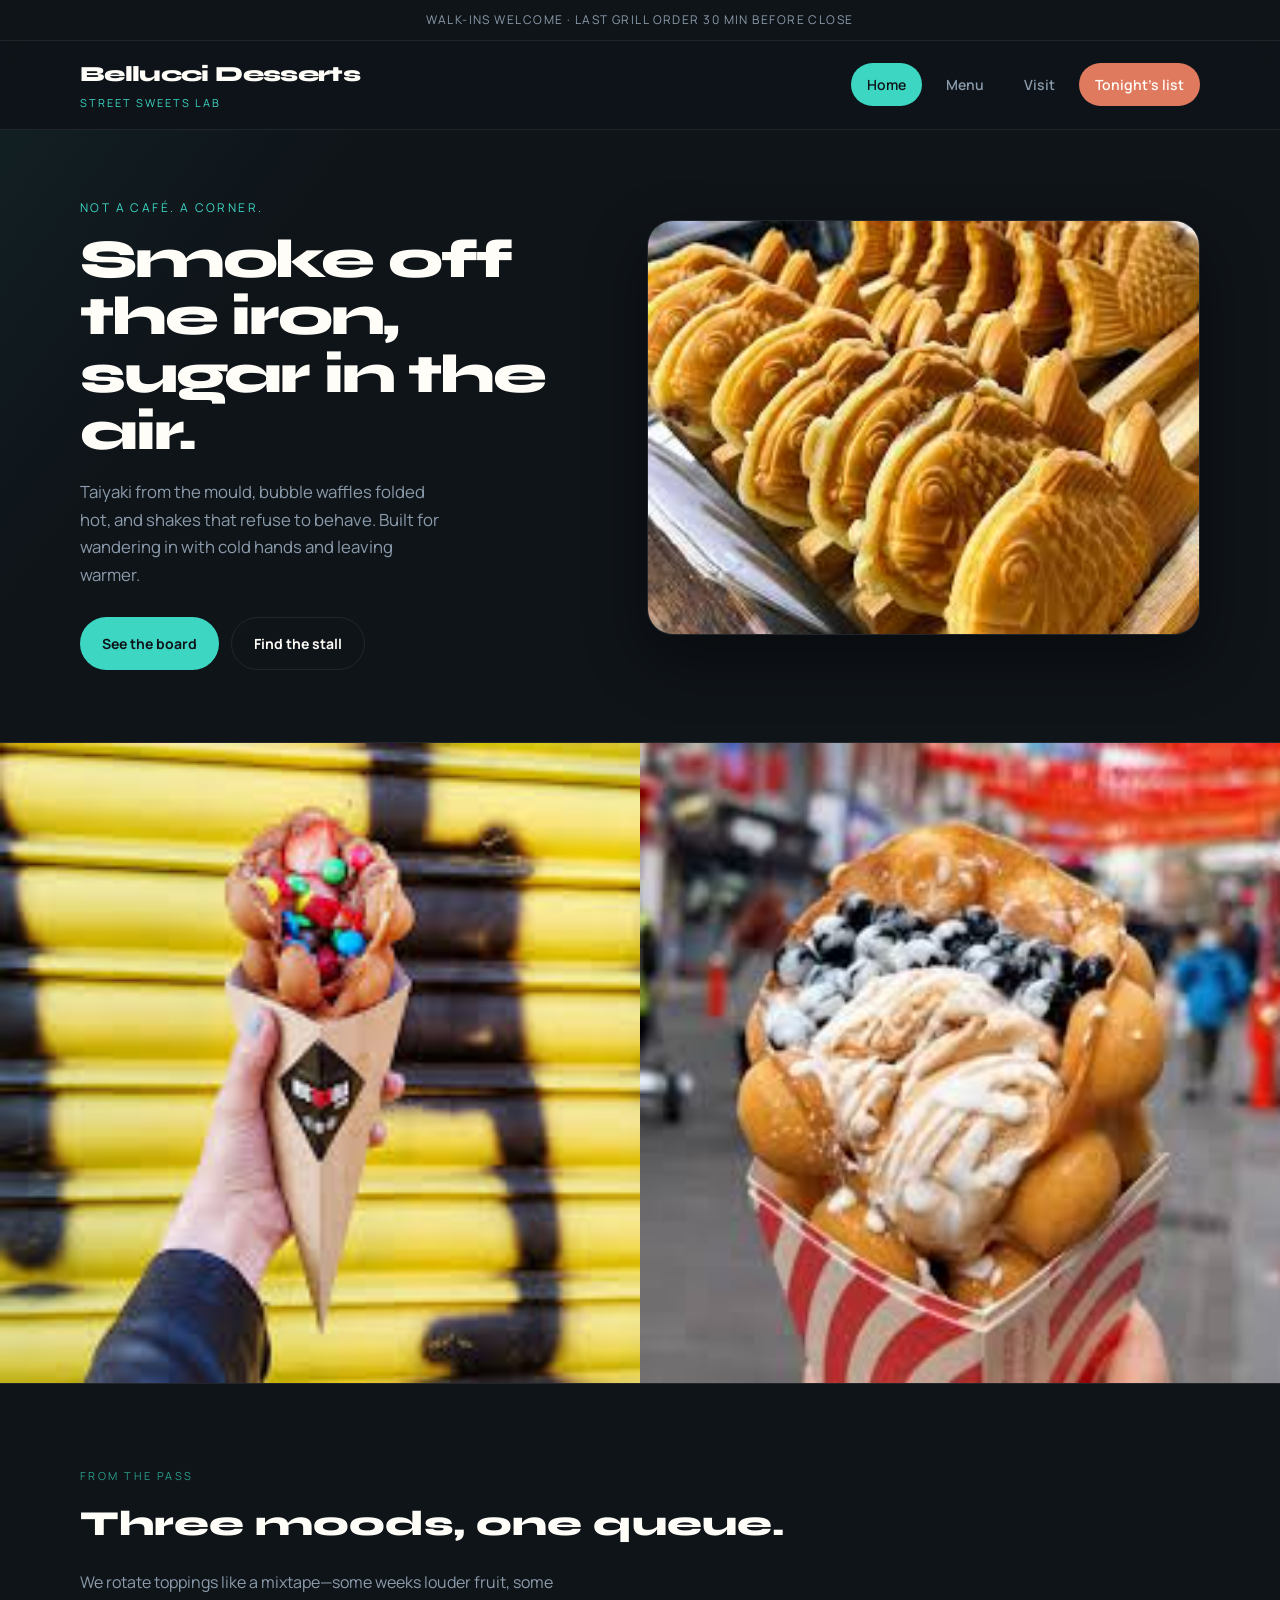
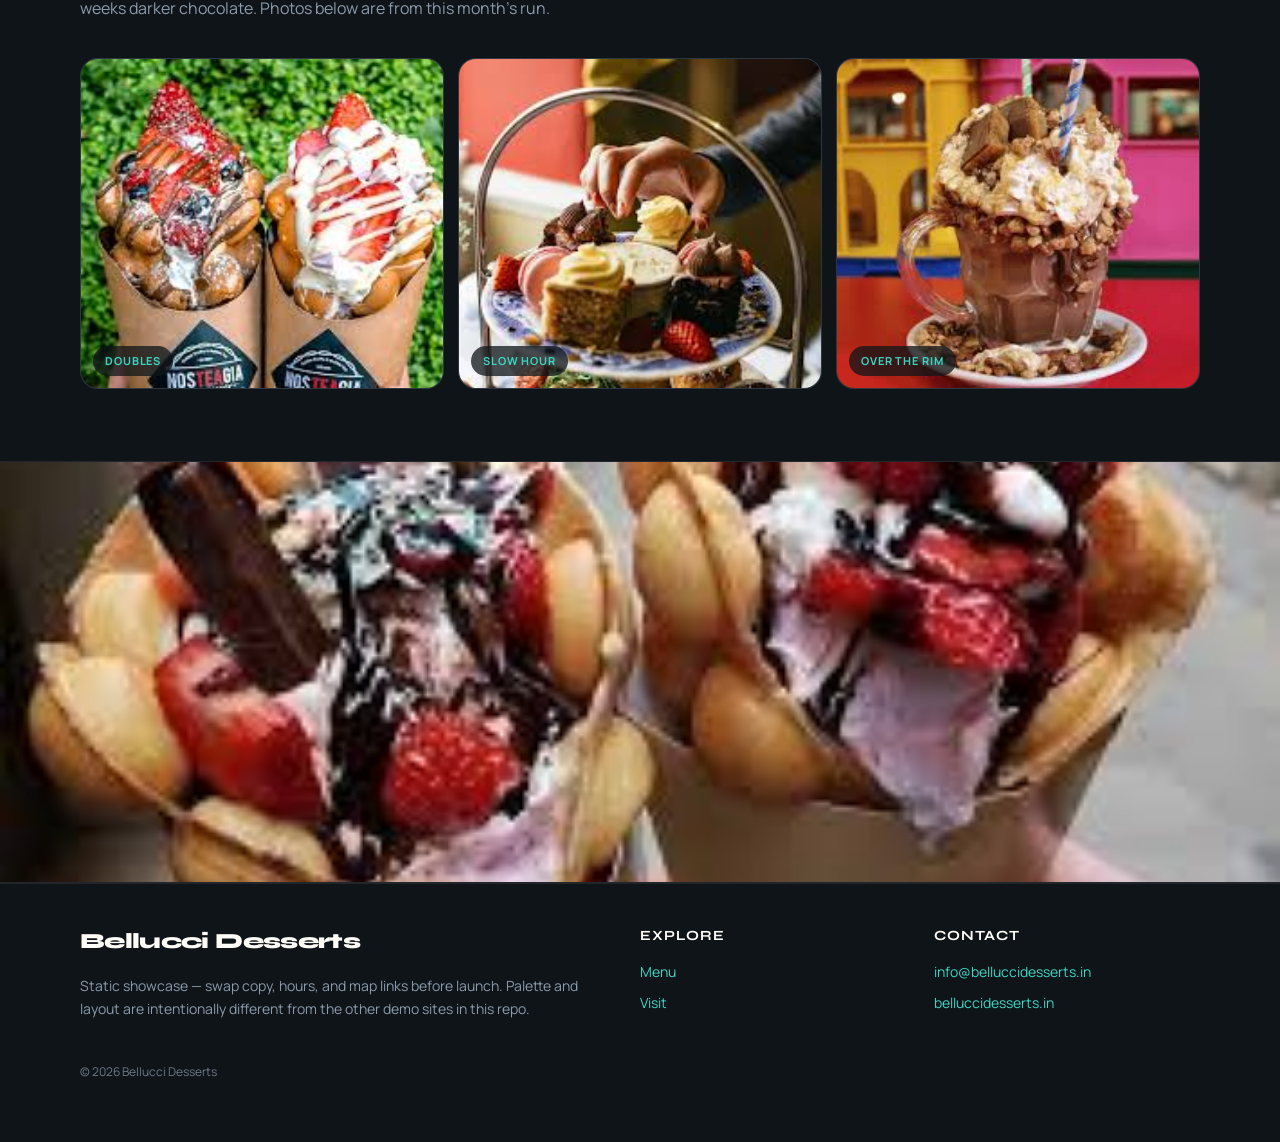
<file: index.html>
<!DOCTYPE html>
<html lang="en">
<head>
    <meta charset="UTF-8">
    <meta name="viewport" content="width=device-width, initial-scale=1.0">
    <title>Bellucci Desserts — Night-market sweets</title>
    <meta name="description" content="Taiyaki, bubble waffles, and late-night shakes. belluccidesserts.in">
    <link rel="canonical" href="https://belluccidesserts.com/">
    <link rel="preconnect" href="https://fonts.googleapis.com">
    <link rel="preconnect" href="https://fonts.gstatic.com" crossorigin>
    <link href="https://fonts.googleapis.com/css2?family=Manrope:wght@400;500;600;700&family=Syne:wght@600;700;800&display=swap" rel="stylesheet">
    <link rel="stylesheet" href="css/styles.css">
</head>
<body>
    <div class="rail">Walk-ins welcome · Last grill order 30 min before close</div>
    <header class="site-head">
        <div class="wrap head-inner">
            <a href="index.html" class="brand" aria-label="Bellucci Desserts home">
                <span class="brand-mark">Bellucci Desserts</span>
                <span class="brand-tag">Street sweets lab</span>
            </a>
            <button type="button" class="nav-toggle" aria-expanded="false" aria-label="Open menu">☰</button>
            <ul class="nav-links">
                <li><a href="index.html" aria-current="page">Home</a></li>
                <li><a href="menu.html">Menu</a></li>
                <li><a href="visit.html">Visit</a></li>
                <li><a href="menu.html#specials" class="nav-cta">Tonight’s list</a></li>
            </ul>
        </div>
    </header>

    <main>
        <section class="hero">
            <div class="wrap hero-grid">
                <div>
                    <p class="hero-kicker">Not a café. A corner.</p>
                    <h1>Smoke off the iron, sugar in the air.</h1>
                    <p class="hero-lead">Taiyaki from the mould, bubble waffles folded hot, and shakes that refuse to behave. Built for wandering in with cold hands and leaving warmer.</p>
                    <div class="hero-actions">
                        <a class="btn btn-mint" href="menu.html">See the board</a>
                        <a class="btn btn-ghost" href="visit.html">Find the stall</a>
                    </div>
                </div>
                <div class="hero-visual">
                    <img src="images/kumo-01.png" width="900" height="675" alt="Fresh taiyaki cooling on a wooden rack" loading="eager">
                </div>
            </div>
        </section>

        <div class="split-strip">
            <figure><img src="images/kumo-02.png" width="800" height="600" alt="Bubble waffle cone with strawberries and candy toppings" loading="lazy"></figure>
            <figure><img src="images/kumo-03.png" width="800" height="600" alt="Bubble waffle with ice cream, boba pearls, and white drizzle" loading="lazy"></figure>
        </div>

        <section class="section">
            <div class="wrap">
                <p class="section-label">From the pass</p>
                <h2>Three moods, one queue.</h2>
                <p class="section-lead">We rotate toppings like a mixtape—some weeks louder fruit, some weeks darker chocolate. Photos below are from this month’s run.</p>
                <div class="bento bento-trio">
                    <div class="bento-cell">
                        <img src="images/kumo-05.png" width="800" height="520" alt="Two loaded bubble waffles in paper cones" loading="lazy">
                        <span class="bento-cap">Doubles</span>
                    </div>
                    <div class="bento-cell">
                        <img src="images/kumo-06.png" width="800" height="520" alt="Afternoon tea stand with small cakes and macarons" loading="lazy">
                        <span class="bento-cap">Slow hour</span>
                    </div>
                    <div class="bento-cell">
                        <img src="images/kumo-07.png" width="800" height="520" alt="Chocolate freakshake with whipped cream and striped straws" loading="lazy">
                        <span class="bento-cap">Over the rim</span>
                    </div>
                </div>
            </div>
        </section>

        <figure class="banner-full">
            <img src="images/kumo-08.png" width="1400" height="500" alt="Hand holding a bubble waffle cone on a brick-paved street" loading="lazy">
        </figure>
    </main>

    <footer>
        <div class="wrap foot-grid">
            <div>
                <div class="brand-mark" style="margin-bottom:8px;">Bellucci Desserts</div>
                <p>Static showcase — swap copy, hours, and map links before launch. Palette and layout are intentionally different from the other demo sites in this repo.</p>
            </div>
            <div>
                <h4>Explore</h4>
                <ul>
                    <li><a href="menu.html">Menu</a></li>
                    <li><a href="visit.html">Visit</a></li>
                </ul>
            </div>
            <div>
                <h4>Contact</h4>
                <ul>
                    <li><a href="mailto:info@belluccidesserts.in">info@belluccidesserts.in</a></li>
                    <li><a href="https://belluccidesserts.in">belluccidesserts.in</a></li>
                </ul>
            </div>
        </div>
        <p class="foot-note wrap">© 2026 Bellucci Desserts</p>
    </footer>
    <script src="js/main.js"></script>
</body>
</html>
</file>
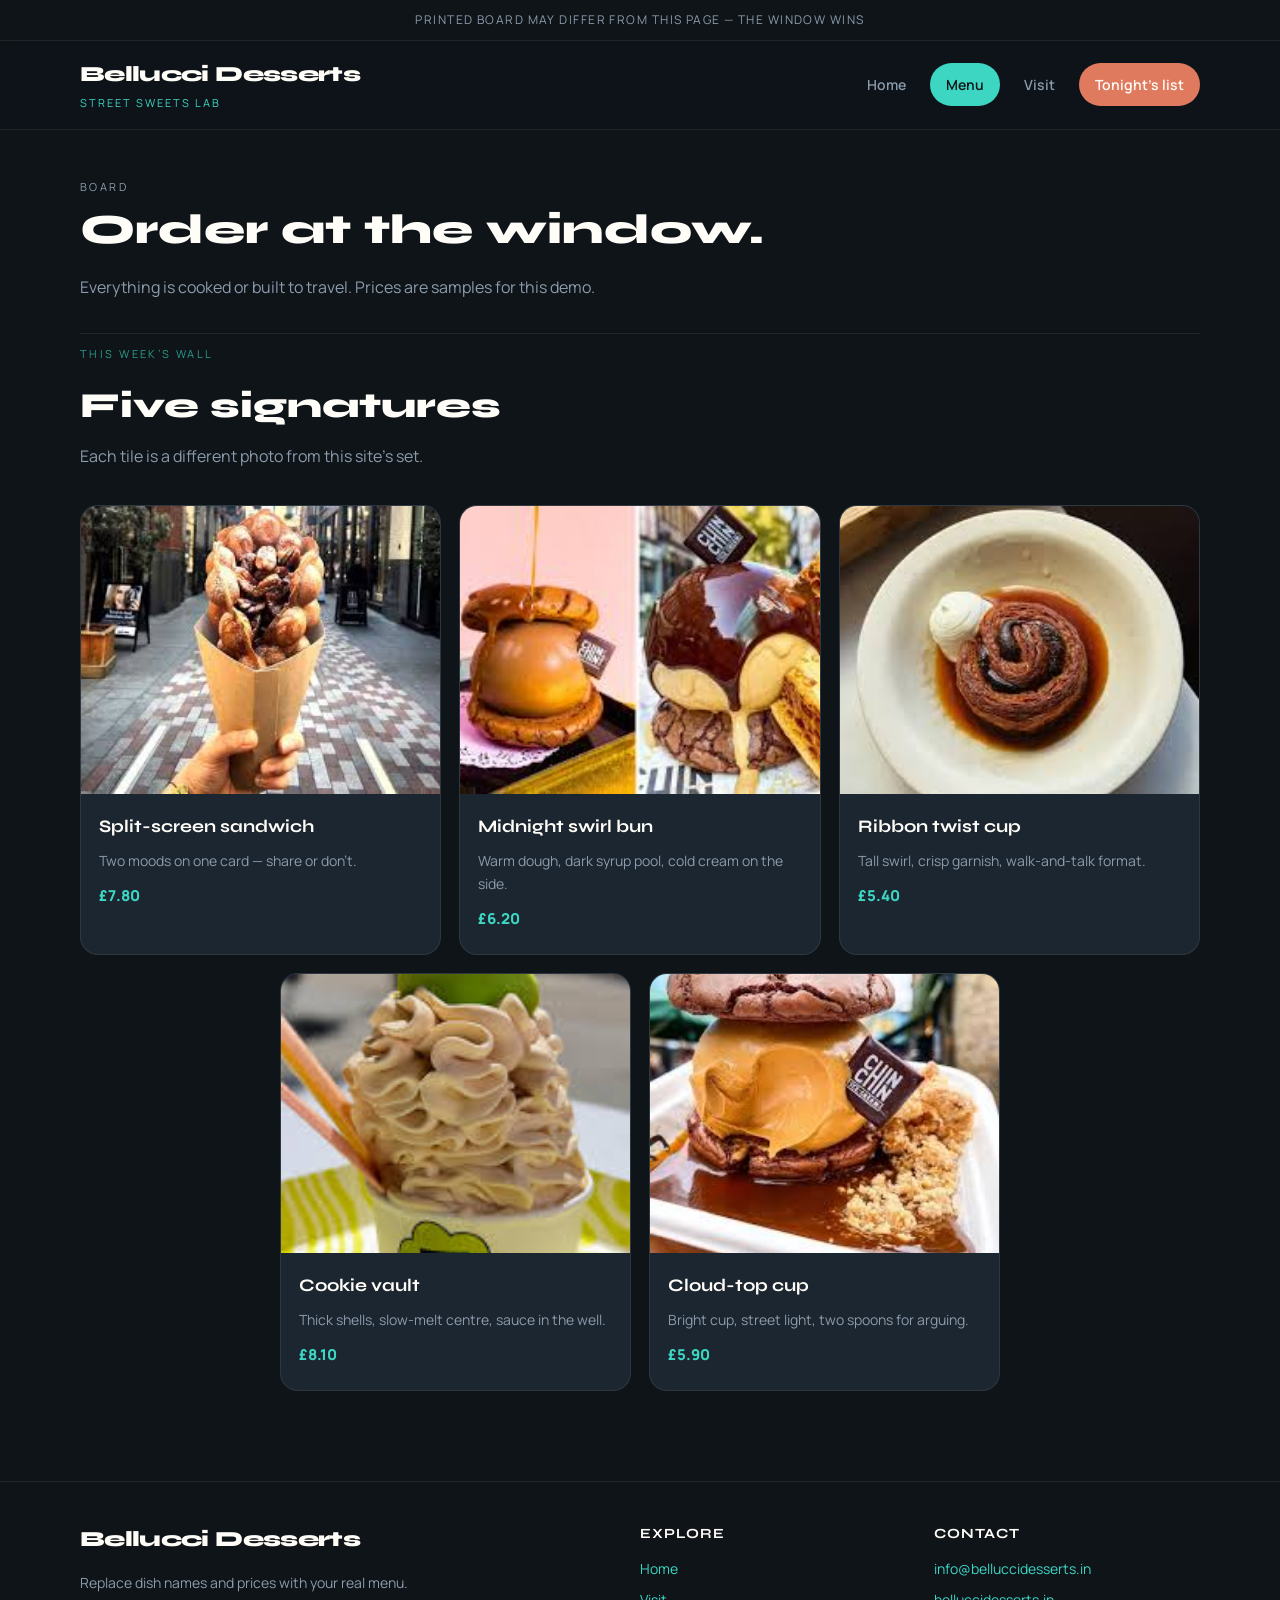
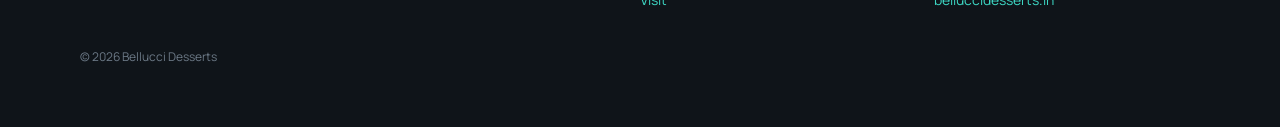
<file: menu.html>
<!DOCTYPE html>
<html lang="en">
<head>
    <meta charset="UTF-8">
    <meta name="viewport" content="width=device-width, initial-scale=1.0">
    <title>Menu — Bellucci Desserts</title>
    <link rel="canonical" href="https://belluccidesserts.in/menu.html">
    <link rel="preconnect" href="https://fonts.googleapis.com">
    <link rel="preconnect" href="https://fonts.gstatic.com" crossorigin>
    <link href="https://fonts.googleapis.com/css2?family=Manrope:wght@400;500;600;700&family=Syne:wght@600;700;800&display=swap" rel="stylesheet">
    <link rel="stylesheet" href="css/styles.css">
    <style>
        .menu-board { padding: 0 0 72px; }
        .menu-row { display: grid; gap: 18px; margin-bottom: 18px; }
        .menu-row.three { grid-template-columns: repeat(3, 1fr); }
        .menu-row.two { grid-template-columns: 1fr 1fr; max-width: 720px; margin-left: auto; margin-right: auto; }
        @media (max-width: 768px) {
            .menu-row.three { grid-template-columns: 1fr; }
            .menu-row.two { grid-template-columns: 1fr; max-width: none; }
        }
    </style>
</head>
<body>
    <div class="rail">Printed board may differ from this page — the window wins</div>
    <header class="site-head">
        <div class="wrap head-inner">
            <a href="index.html" class="brand" aria-label="Bellucci Desserts home">
                <span class="brand-mark">Bellucci Desserts</span>
                <span class="brand-tag">Street sweets lab</span>
            </a>
            <button type="button" class="nav-toggle" aria-expanded="false" aria-label="Open menu">☰</button>
            <ul class="nav-links">
                <li><a href="index.html">Home</a></li>
                <li><a href="menu.html" aria-current="page">Menu</a></li>
                <li><a href="visit.html">Visit</a></li>
                <li><a href="menu.html#specials" class="nav-cta">Tonight’s list</a></li>
            </ul>
        </div>
    </header>

    <main>
        <div class="wrap page-hero">
            <p class="section-label">Board</p>
            <h1>Order at the window.</h1>
            <p>Everything is cooked or built to travel. Prices are samples for this demo.</p>
        </div>

        <div class="wrap menu-board" id="specials">
            <p class="section-label" style="margin-bottom:14px;">This week’s wall</p>
            <h2 style="margin: 0 0 8px; font-family: var(--font-display); font-weight: 800; font-size: clamp(1.6rem, 3vw, 2.2rem); color: var(--cream);">Five signatures</h2>
            <p class="section-lead" style="margin-top:0;">Each tile is a different photo from this site’s set.</p>

            <div class="menu-row three">
                <article class="menu-tile">
                    <img src="images/kumo-09.png" width="600" height="480" alt="Ice cream sandwich composite with caramel and honeycomb" loading="lazy">
                    <div class="menu-tile-body">
                        <h3>Split-screen sandwich</h3>
                        <p>Two moods on one card — share or don’t.</p>
                        <span class="price">£7.80</span>
                    </div>
                </article>
                <article class="menu-tile">
                    <img src="images/kumo-10.png" width="600" height="480" alt="Swirled pastry in a bowl with caramel sauce" loading="lazy">
                    <div class="menu-tile-body">
                        <h3>Midnight swirl bun</h3>
                        <p>Warm dough, dark syrup pool, cold cream on the side.</p>
                        <span class="price">£6.20</span>
                    </div>
                </article>
                <article class="menu-tile">
                    <img src="images/kumo-11.png" width="600" height="480" alt="Soft serve in a branded cup with green garnish" loading="lazy">
                    <div class="menu-tile-body">
                        <h3>Ribbon twist cup</h3>
                        <p>Tall swirl, crisp garnish, walk-and-talk format.</p>
                        <span class="price">£5.40</span>
                    </div>
                </article>
            </div>
            <div class="menu-row two">
                <article class="menu-tile">
                    <img src="images/kumo-12.png" width="600" height="480" alt="Ice cream sandwich with chocolate cookies on a white plate" loading="lazy">
                    <div class="menu-tile-body">
                        <h3>Cookie vault</h3>
                        <p>Thick shells, slow-melt centre, sauce in the well.</p>
                        <span class="price">£8.10</span>
                    </div>
                </article>
                <article class="menu-tile">
                    <img src="images/kumo-13.png" width="600" height="480" alt="Soft serve in a yellow cup with orange spoons" loading="lazy">
                    <div class="menu-tile-body">
                        <h3>Cloud-top cup</h3>
                        <p>Bright cup, street light, two spoons for arguing.</p>
                        <span class="price">£5.90</span>
                    </div>
                </article>
            </div>
        </div>
    </main>

    <footer>
        <div class="wrap foot-grid">
            <div>
                <div class="brand-mark" style="margin-bottom:8px;">Bellucci Desserts</div>
                <p>Replace dish names and prices with your real menu.</p>
            </div>
            <div>
                <h4>Explore</h4>
                <ul>
                    <li><a href="index.html">Home</a></li>
                    <li><a href="visit.html">Visit</a></li>
                </ul>
            </div>
            <div>
                <h4>Contact</h4>
                <ul>
                    <li><a href="mailto:info@belluccidesserts.in">info@belluccidesserts.in</a></li>
                    <li><a href="https://belluccidesserts.in">belluccidesserts.in</a></li>
                </ul>
            </div>
        </div>
        <p class="foot-note wrap">© 2026 Bellucci Desserts</p>
    </footer>
    <script src="js/main.js"></script>
</body>
</html>
</file>
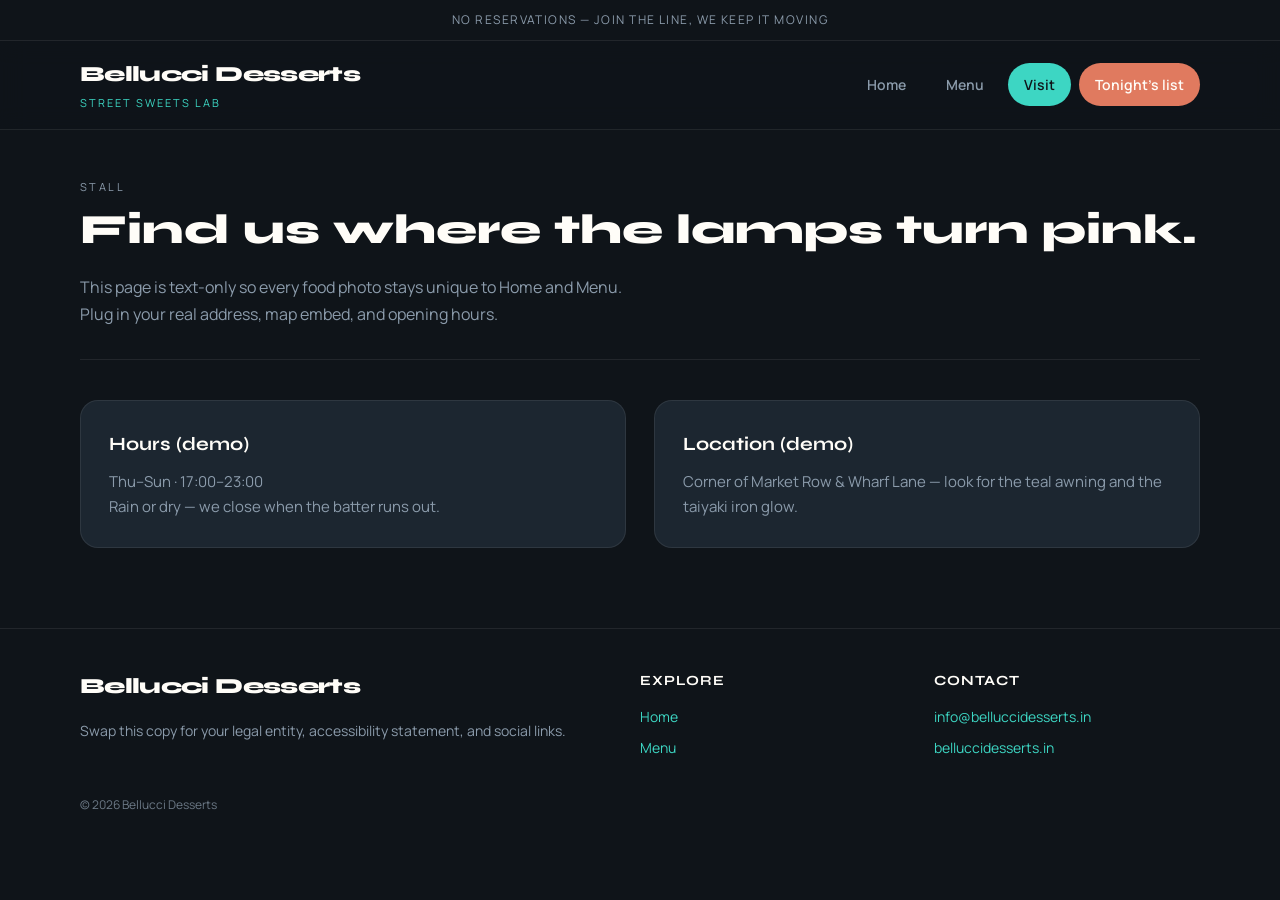
<file: visit.html>
<!DOCTYPE html>
<html lang="en">
<head>
    <meta charset="UTF-8">
    <meta name="viewport" content="width=device-width, initial-scale=1.0">
    <title>Visit — Bellucci Desserts</title>
    <link rel="canonical" href="https://belluccidesserts.in/visit.html">
    <link rel="preconnect" href="https://fonts.googleapis.com">
    <link rel="preconnect" href="https://fonts.gstatic.com" crossorigin>
    <link href="https://fonts.googleapis.com/css2?family=Manrope:wght@400;500;600;700&family=Syne:wght@600;700;800&display=swap" rel="stylesheet">
    <link rel="stylesheet" href="css/styles.css">
</head>
<body>
    <div class="rail">No reservations — join the line, we keep it moving</div>
    <header class="site-head">
        <div class="wrap head-inner">
            <a href="index.html" class="brand" aria-label="Bellucci Desserts home">
                <span class="brand-mark">Bellucci Desserts</span>
                <span class="brand-tag">Street sweets lab</span>
            </a>
            <button type="button" class="nav-toggle" aria-expanded="false" aria-label="Open menu">☰</button>
            <ul class="nav-links">
                <li><a href="index.html">Home</a></li>
                <li><a href="menu.html">Menu</a></li>
                <li><a href="visit.html" aria-current="page">Visit</a></li>
                <li><a href="menu.html#specials" class="nav-cta">Tonight’s list</a></li>
            </ul>
        </div>
    </header>

    <main>
        <div class="wrap page-hero">
            <p class="section-label">Stall</p>
            <h1>Find us where the lamps turn pink.</h1>
            <p>This page is text-only so every food photo stays unique to Home and Menu. Plug in your real address, map embed, and opening hours.</p>
        </div>

        <div class="wrap visit-grid">
            <div class="visit-card">
                <h3>Hours (demo)</h3>
                <p>Thu–Sun · 17:00–23:00<br>Rain or dry — we close when the batter runs out.</p>
            </div>
            <div class="visit-card">
                <h3>Location (demo)</h3>
                <p>Corner of Market Row &amp; Wharf Lane — look for the teal awning and the taiyaki iron glow.</p>
            </div>
        </div>
    </main>

    <footer>
        <div class="wrap foot-grid">
            <div>
                <div class="brand-mark" style="margin-bottom:8px;">Bellucci Desserts</div>
                <p>Swap this copy for your legal entity, accessibility statement, and social links.</p>
            </div>
            <div>
                <h4>Explore</h4>
                <ul>
                    <li><a href="index.html">Home</a></li>
                    <li><a href="menu.html">Menu</a></li>
                </ul>
            </div>
            <div>
                <h4>Contact</h4>
                <ul>
                    <li><a href="mailto:info@belluccidesserts.in">info@belluccidesserts.in</a></li>
                    <li><a href="https://belluccidesserts.in">belluccidesserts.in</a></li>
                </ul>
            </div>
        </div>
        <p class="foot-note wrap">© 2026 Bellucci Desserts</p>
    </footer>
    <script src="js/main.js"></script>
</body>
</html>
</file>
<file: css/styles.css>
/* Bellucci Desserts — belluccidesserts.in */
:root {
  --ink: #0f1419;
  --slate: #1c2630;
  --mist: #8b9bab;
  --paper: #f4f1ea;
  --cream: #fffdf8;
  --mint: #3dd6c3;
  --mint-dim: #2a9d8a;
  --ember: #e07a5f;
  --line: rgba(255, 253, 248, 0.08);
  --font-display: "Syne", system-ui, sans-serif;
  --font-body: "Manrope", system-ui, sans-serif;
  --radius: 18px;
  --radius-sm: 10px;
}

*,
*::before,
*::after {
  box-sizing: border-box;
}

html {
  scroll-behavior: smooth;
  -webkit-text-size-adjust: 100%;
  text-size-adjust: 100%;
}

body {
  margin: 0;
  font-family: var(--font-body);
  font-size: 16px;
  line-height: 1.65;
  color: var(--paper);
  background: var(--ink);
  -webkit-font-smoothing: antialiased;
  overflow-x: hidden;
  padding-left: env(safe-area-inset-left, 0px);
  padding-right: env(safe-area-inset-right, 0px);
}

a {
  color: var(--mint);
  text-decoration: none;
}
a:hover {
  text-decoration: underline;
  text-underline-offset: 3px;
}

img {
  max-width: 100%;
  height: auto;
  display: block;
}

.wrap {
  width: min(1120px, calc(100% - 24px));
  margin-inline: auto;
}

/* Top rail */
.rail {
  border-bottom: 1px solid var(--line);
  font-size: 12px;
  letter-spacing: 0.12em;
  text-transform: uppercase;
  color: var(--mist);
  padding: 10px 0;
  text-align: center;
}

/* Header */
.site-head {
  position: sticky;
  top: 0;
  z-index: 40;
  background: rgba(15, 20, 25, 0.92);
  backdrop-filter: blur(12px);
  border-bottom: 1px solid var(--line);
}

.head-inner {
  display: flex;
  align-items: center;
  justify-content: space-between;
  gap: 20px;
  padding: 16px 0;
}

.brand {
  display: flex;
  flex-direction: column;
  gap: 2px;
}
.brand-mark {
  font-family: var(--font-display);
  font-weight: 800;
  font-size: 1.35rem;
  letter-spacing: -0.03em;
  color: var(--cream);
}
.brand-tag {
  font-size: 11px;
  letter-spacing: 0.18em;
  text-transform: uppercase;
  color: var(--mint);
}

.nav-toggle {
  display: none;
  background: transparent;
  border: 1px solid var(--line);
  color: var(--cream);
  padding: 8px 12px;
  border-radius: var(--radius-sm);
  font-size: 18px;
  cursor: pointer;
}

.nav-links {
  display: flex;
  gap: 8px;
  list-style: none;
  margin: 0;
  padding: 0;
  align-items: center;
}
.nav-links a {
  display: inline-block;
  padding: 10px 16px;
  border-radius: 999px;
  color: var(--mist);
  font-weight: 600;
  font-size: 14px;
  text-decoration: none;
}
.nav-links a:hover {
  background: rgba(61, 214, 195, 0.12);
  color: var(--cream);
  text-decoration: none;
}
.nav-links a[aria-current="page"] {
  background: var(--mint);
  color: var(--ink);
}
.nav-cta {
  background: var(--ember) !important;
  color: var(--cream) !important;
}
.nav-cta:hover {
  filter: brightness(1.08);
  color: var(--cream) !important;
}

@media (max-width: 820px) {
  .nav-toggle {
    display: block;
  }
  .nav-links {
    display: none;
    position: absolute;
    right: 4vw;
    top: 100%;
    flex-direction: column;
    background: var(--slate);
    border: 1px solid var(--line);
    border-radius: var(--radius);
    padding: 12px;
    min-width: 200px;
  }
  .nav-links.is-open {
    display: flex;
  }
}

/* Hero — diagonal energy, not a soft “card” site */
.hero {
  padding: 56px 0 72px;
  position: relative;
  overflow: hidden;
}
.hero::before {
  content: "";
  position: absolute;
  inset: -40% 40% 20% -30%;
  background: linear-gradient(
    135deg,
    rgba(61, 214, 195, 0.14) 0%,
    transparent 55%
  );
  transform: rotate(-8deg);
  pointer-events: none;
}

.hero-grid {
  position: relative;
  display: grid;
  grid-template-columns: 1fr 1.05fr;
  gap: 40px;
  align-items: center;
}
@media (max-width: 900px) {
  .hero-grid {
    grid-template-columns: 1fr;
  }
}

.hero-kicker {
  font-size: 12px;
  letter-spacing: 0.2em;
  text-transform: uppercase;
  color: var(--mint);
  margin-bottom: 14px;
}
.hero h1 {
  font-family: var(--font-display);
  font-weight: 800;
  font-size: clamp(2.1rem, 4.5vw, 3.4rem);
  line-height: 1.05;
  letter-spacing: -0.04em;
  margin: 0 0 18px;
  color: var(--cream);
}
.hero-lead {
  color: var(--mist);
  max-width: 36ch;
  margin-bottom: 28px;
  font-size: 1.05rem;
}

.hero-actions {
  display: flex;
  flex-wrap: wrap;
  gap: 12px;
}
.btn {
  display: inline-flex;
  align-items: center;
  justify-content: center;
  padding: 14px 22px;
  border-radius: 999px;
  font-weight: 700;
  font-size: 14px;
  border: none;
  cursor: pointer;
  font-family: var(--font-body);
}
.btn-mint {
  background: var(--mint);
  color: var(--ink);
}
.btn-mint:hover {
  filter: brightness(1.05);
}
.btn-ghost {
  background: transparent;
  color: var(--cream);
  border: 1px solid var(--line);
}
.btn-ghost:hover {
  border-color: var(--mint);
  color: var(--mint);
}

.hero-visual {
  border-radius: calc(var(--radius) + 8px);
  overflow: hidden;
  border: 1px solid var(--line);
  box-shadow: 0 24px 60px rgba(0, 0, 0, 0.45);
}
.hero-visual img {
  width: 100%;
  aspect-ratio: 4/3;
  object-fit: cover;
}

/* Split strip */
.split-strip {
  display: grid;
  grid-template-columns: 1fr 1fr;
  gap: 0;
  border-top: 1px solid var(--line);
  border-bottom: 1px solid var(--line);
}
@media (max-width: 768px) {
  .split-strip {
    grid-template-columns: 1fr;
  }
}
.split-strip figure {
  margin: 0;
}
.split-strip img {
  width: 100%;
  height: 100%;
  min-height: 220px;
  object-fit: cover;
}

/* Bento */
.section {
  padding: 72px 0;
}
.section-label {
  font-size: 11px;
  letter-spacing: 0.22em;
  text-transform: uppercase;
  color: var(--mint-dim);
  margin-bottom: 10px;
}
.section h2 {
  font-family: var(--font-display);
  font-weight: 800;
  font-size: clamp(1.6rem, 3vw, 2.2rem);
  margin: 0 0 12px;
  color: var(--cream);
}
.section-lead {
  color: var(--mist);
  max-width: 52ch;
  margin-bottom: 36px;
}

.bento {
  display: grid;
  grid-template-columns: repeat(6, 1fr);
  grid-auto-rows: minmax(140px, auto);
  gap: 14px;
}
.bento-trio {
  grid-template-columns: repeat(3, 1fr);
}
.bento-trio .bento-cell {
  grid-column: auto;
  grid-row: auto;
}
@media (max-width: 900px) {
  .bento {
    grid-template-columns: repeat(2, 1fr);
    grid-auto-rows: auto;
  }
  .bento-trio {
    grid-template-columns: 1fr;
  }
}

.bento-cell {
  border-radius: var(--radius);
  overflow: hidden;
  border: 1px solid var(--line);
  position: relative;
  background: var(--slate);
}
.bento-cell img {
  width: 100%;
  height: 100%;
  object-fit: cover;
  min-height: 200px;
}

.bento-cap {
  position: absolute;
  left: 12px;
  bottom: 12px;
  background: rgba(15, 20, 25, 0.75);
  padding: 6px 12px;
  border-radius: 999px;
  font-size: 11px;
  font-weight: 700;
  letter-spacing: 0.08em;
  text-transform: uppercase;
  color: var(--mint);
}

/* Wide banner */
.banner-full {
  margin: 0;
  border-top: 1px solid var(--line);
  border-bottom: 1px solid var(--line);
}
.banner-full img {
  width: 100%;
  max-height: 420px;
  object-fit: cover;
}

/* Page hero inner pages */
.page-hero {
  padding: 48px 0 32px;
  border-bottom: 1px solid var(--line);
}
.page-hero h1 {
  font-family: var(--font-display);
  font-weight: 800;
  font-size: clamp(1.8rem, 3.5vw, 2.6rem);
  margin: 0 0 10px;
  color: var(--cream);
}
.page-hero p {
  margin: 0;
  color: var(--mist);
  max-width: 56ch;
}

/* Menu grid */
.menu-grid {
  display: grid;
  grid-template-columns: repeat(3, 1fr);
  gap: 18px;
  padding: 40px 0 72px;
}
@media (max-width: 768px) {
  .menu-grid {
    grid-template-columns: 1fr;
  }
}

.menu-tile {
  border-radius: var(--radius);
  border: 1px solid var(--line);
  overflow: hidden;
  background: var(--slate);
  display: flex;
  flex-direction: column;
}
.menu-tile img {
  aspect-ratio: 5/4;
  object-fit: cover;
  width: 100%;
}
.menu-tile-body {
  padding: 18px 18px 22px;
}
.menu-tile-body h3 {
  margin: 0 0 8px;
  font-family: var(--font-display);
  font-size: 1.1rem;
  color: var(--cream);
}
.menu-tile-body p {
  margin: 0;
  font-size: 14px;
  color: var(--mist);
}
.price {
  display: inline-block;
  margin-top: 12px;
  font-weight: 800;
  color: var(--mint);
  font-size: 15px;
}

.menu-hero-img {
  border-radius: var(--radius);
  overflow: hidden;
  border: 1px solid var(--line);
  margin-bottom: 8px;
}
.menu-hero-img img {
  width: 100%;
  max-height: 320px;
  object-fit: cover;
}

/* Visit */
.visit-grid {
  display: grid;
  grid-template-columns: 1fr 1fr;
  gap: 28px;
  padding: 40px 0 80px;
}
@media (max-width: 768px) {
  .visit-grid {
    grid-template-columns: 1fr;
  }
}
.visit-card {
  border: 1px solid var(--line);
  border-radius: var(--radius);
  padding: 28px;
  background: var(--slate);
}
.visit-card h3 {
  margin: 0 0 10px;
  font-family: var(--font-display);
  color: var(--cream);
}
.visit-card p {
  margin: 0;
  color: var(--mist);
  font-size: 15px;
}

/* Footer */
footer {
  border-top: 1px solid var(--line);
  padding: 40px 0 48px;
  color: var(--mist);
  font-size: 14px;
}
.foot-grid {
  display: grid;
  grid-template-columns: 2fr 1fr 1fr;
  gap: 28px;
}
@media (max-width: 768px) {
  .foot-grid {
    grid-template-columns: 1fr;
  }
}
.foot-grid h4 {
  font-family: var(--font-display);
  color: var(--cream);
  margin: 0 0 12px;
  font-size: 14px;
  letter-spacing: 0.06em;
  text-transform: uppercase;
}
.foot-grid ul {
  list-style: none;
  margin: 0;
  padding: 0;
}
.foot-grid li {
  margin-bottom: 8px;
}
.foot-note {
  margin-top: 28px;
  font-size: 12px;
  opacity: 0.75;
}

@media (max-width: 480px) {
  .wrap {
    width: min(1120px, calc(100% - 16px));
  }
  footer {
    padding-bottom: max(48px, calc(32px + env(safe-area-inset-bottom, 0px)));
  }
}
</file>
